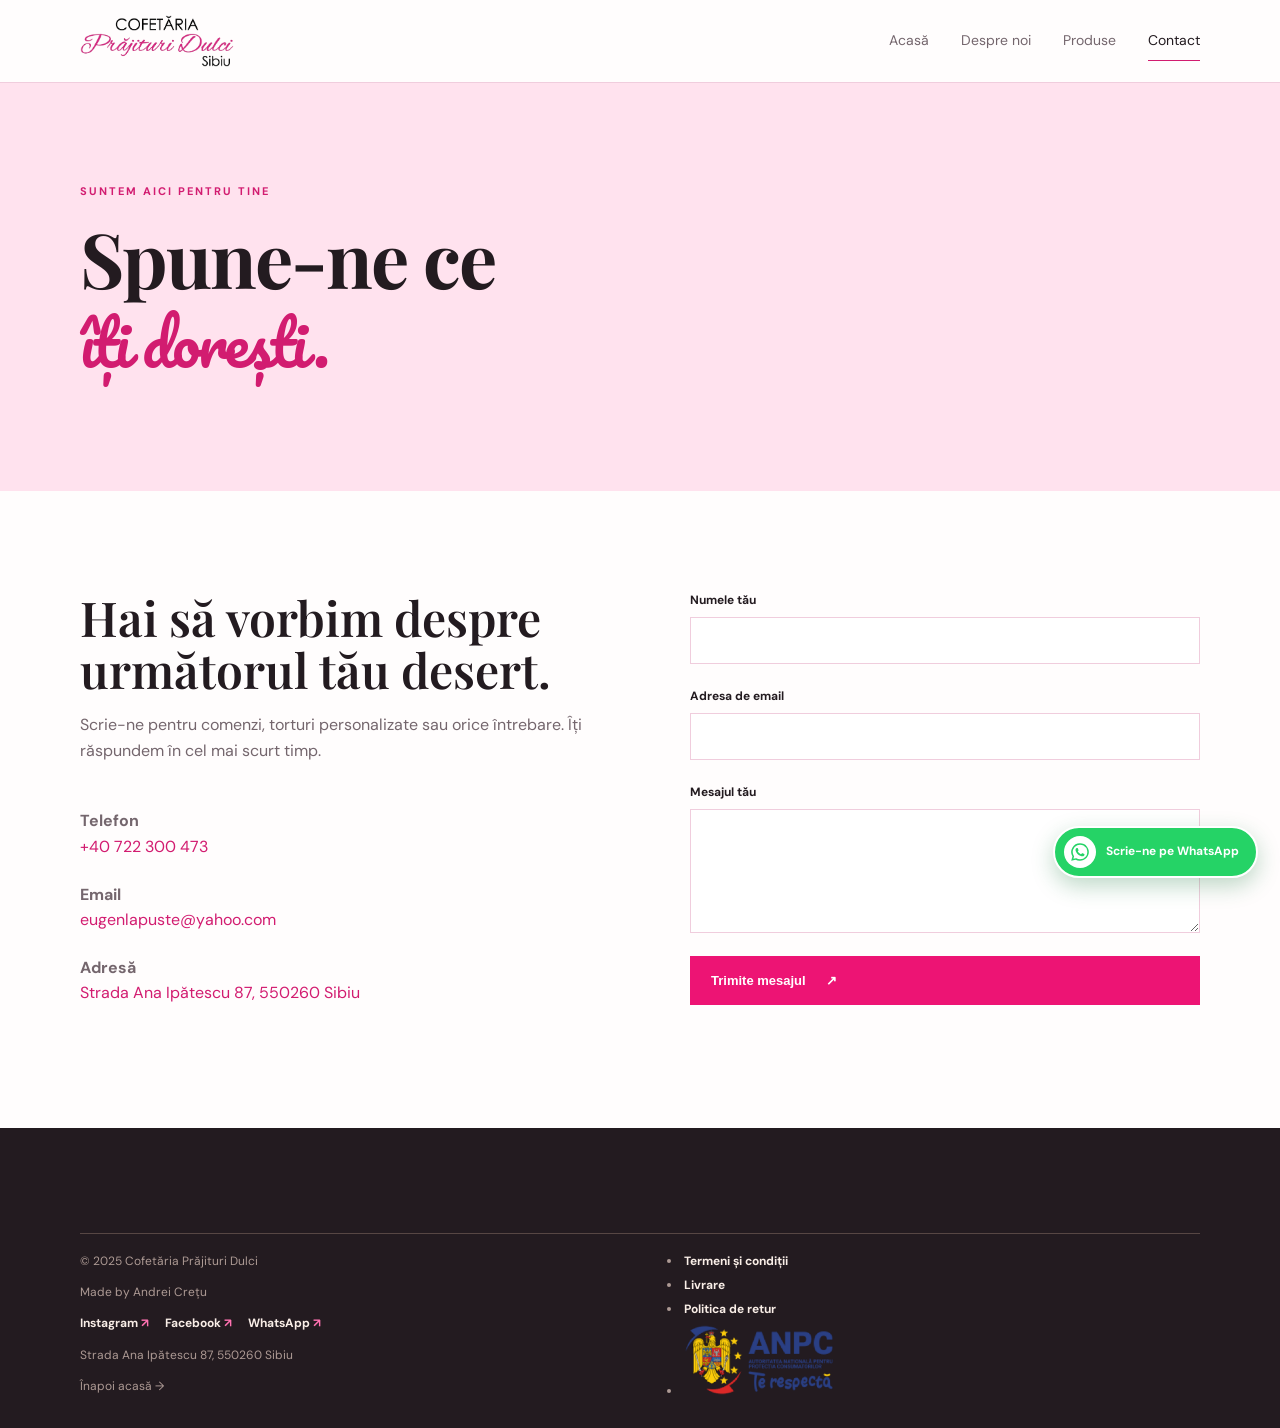
<file: pages/contact.html>
<!doctype html>
<html lang="ro">
  <head>
    <meta charset="utf-8" />
    <meta name="viewport" content="width=device-width, initial-scale=1" />
    <meta
      name="description"
      content="Contactează Cofetăria Prăjituri Dulci pentru comenzi și torturi personalizate."
    />
    <link rel="icon" type="image/jpeg" href="../assets/images/logo/googleSearchLogo.jpeg" />
    <link rel="apple-touch-icon" href="../assets/images/logo/googleSearchLogo.jpeg" />
    <title>Contact | Cofetăria Prăjituri Dulci</title>
    <link rel="preconnect" href="https://fonts.googleapis.com" />
    <link rel="preconnect" href="https://fonts.gstatic.com" crossorigin />
    <link
      href="https://fonts.googleapis.com/css2?family=DM+Sans:wght@400;500;700&family=Pacifico&family=Playfair+Display:wght@600;700&display=swap"
      rel="stylesheet"
    />
    <link rel="stylesheet" href="../css/style.css" />
  </head>
  <body>
    <header class="site-header">
      <div class="container header-inner">
        <a
          class="logo"
          href="../index.html"
          aria-label="Cofetăria Prăjituri Dulci - pagina principală"
        >
          <img
            class="logo-image"
            src="../assets/images/logo/logo-text.png"
            alt="Cofetăria Prăjituri Dulci Sibiu"
          />
        </a>
        <button
          class="menu-toggle"
          aria-label="Deschide meniul"
          aria-expanded="false"
        >
          ☰
        </button>
        <nav class="main-nav" aria-label="Navigație principală">
          <a href="../index.html">Acasă</a
          ><a href="despre-noi.html">Despre noi</a
          ><a href="produse.html">Produse</a
          ><a class="active" href="contact.html">Contact</a>
        </nav>
      </div>
    </header>
    <main>
      <section class="page-hero">
        <div class="container">
          <p class="eyebrow">Suntem aici pentru tine</p>
          <h1>Spune-ne ce<br /><em>îți dorești.</em></h1>
        </div>
      </section>
      <section class="section">
        <div class="container contact-grid">
          <div>
            <h2>Hai să vorbim despre următorul tău desert.</h2>
            <p>
              Scrie-ne pentru comenzi, torturi personalizate sau orice
              întrebare. Îți răspundem în cel mai scurt timp.
            </p>
            <div class="contact-details">
              <p>
                <strong>Telefon</strong><br /><a href="tel:+40722300473"
                  >+40 722 300 473</a
                >
              </p>
              <p>
                <strong>Email</strong><br /><a
                  href="mailto:eugenlapuste@yahoo.com"
                  >eugenlapuste@yahoo.com</a
                >
              </p>
              <p>
                <strong>Adresă</strong><br /><a href="https://www.google.com/maps/place//data=!4m2!3m1!1s0x474c67c4cc5dfbb1:0x7cac63be678029b4?sa=X&ved=1t:8290&ictx=111" target="_blank" rel="noopener noreferrer">Strada Ana Ipătescu 87, 550260 Sibiu</a>
              </p>
            </div>
          </div>
          <form class="contact-form">
            <label for="name"
              >Numele tău<input id="name" name="name" required /></label
            ><label for="email"
              >Adresa de email<input
                id="email"
                name="email"
                type="email"
                required /></label
            ><label for="message"
              >Mesajul tău<textarea
                id="message"
                name="message"
                rows="5"
                required
              ></textarea></label
            ><button class="button button-primary" type="submit">
              Trimite mesajul <span>↗</span>
            </button>
            <p class="form-status" role="status"></p>
          </form>
        </div>
      </section>
    </main>
    <footer class="site-footer">
      <div class="container footer-bottom">
        <span>© 2025 Cofetăria Prăjituri Dulci</span>
        <ul class="footer-legal-links">
          <li><a class="footer-legal-link" href="termeni-si-conditii.html">Termeni și condiții</a></li>
          <li><a class="footer-legal-link" href="livrare.html">Livrare</a></li>
          <li><a class="footer-legal-link" href="politica-retur.html">Politica de retur</a></li>
          <li><a class="footer-legal-link" href="https://www.anpc.ro/" target="_blank" rel="noopener noreferrer"><img class="anpc-image" src="../assets/icons/ANPCImage.png" alt="ANPC" /></a></li>
        </ul>
        <span>Made by Andrei Crețu</span>
        <nav class="social-links" aria-label="Rețele sociale">
          <a href="https://www.instagram.com/prajituridulcisibiu/" target="_blank" rel="noopener noreferrer" aria-label="Instagram">Instagram <span>↗</span></a>
          <a href="https://www.facebook.com/prajituri.dulci.92/" target="_blank" rel="noopener noreferrer" aria-label="Facebook">Facebook <span>↗</span></a>
          <a href="https://wa.me/40722300473" target="_blank" rel="noopener noreferrer" aria-label="WhatsApp">WhatsApp <span>↗</span></a>
        </nav>
        <a class="footer-address" href="https://www.google.com/maps/place//data=!4m2!3m1!1s0x474c67c4cc5dfbb1:0x7cac63be678029b4?sa=X&ved=1t:8290&ictx=111" target="_blank" rel="noopener noreferrer">Strada Ana Ipătescu 87, 550260 Sibiu</a>
        <a href="../index.html">Înapoi acasă →</a>
      </div>
    </footer>
    <a
      class="whatsapp-float"
      href="https://wa.me/40722300473?text=Bun%C4%83!%20A%C8%99%20dori%20mai%20multe%20detalii%20despre%20produsele%20voastre."
      target="_blank"
      rel="noopener noreferrer"
      aria-label="Scrie-ne pe WhatsApp"
    >
      <span class="whatsapp-icon" aria-hidden="true">
        <svg viewBox="0 0 24 24" focusable="false">
          <path d="M12 3.2a8.8 8.8 0 0 0-7.56 13.3L3.2 20.8l4.43-1.17A8.8 8.8 0 1 0 12 3.2Zm0 16.1a7.28 7.28 0 0 1-3.7-1l-.27-.16-2.63.7.7-2.56-.18-.28A7.28 7.28 0 1 1 12 19.3Zm3.98-5.45c-.22-.11-1.3-.64-1.5-.71-.2-.08-.35-.11-.5.11-.15.22-.57.71-.7.86-.13.15-.26.17-.48.06a5.9 5.9 0 0 1-1.75-1.08 6.55 6.55 0 0 1-1.2-1.5c-.13-.22 0-.34.1-.45l.34-.4c.11-.13.15-.22.22-.37.08-.15.04-.28-.02-.39-.06-.11-.5-1.2-.68-1.65-.18-.43-.36-.37-.5-.38h-.42c-.15 0-.39.06-.6.28-.2.22-.78.76-.78 1.85s.8 2.15.91 2.3c.11.15 1.57 2.4 3.8 3.36.53.23.94.36 1.26.46.53.17 1.01.15 1.4.09.43-.06 1.3-.53 1.48-1.04.18-.51.18-.95.13-1.04-.06-.09-.2-.15-.42-.26Z" />
        </svg>
      </span>
      <span class="whatsapp-label">Scrie-ne pe WhatsApp</span>
    </a>
    <script src="../js/main.js"></script>
  </body>
</html>
</file>
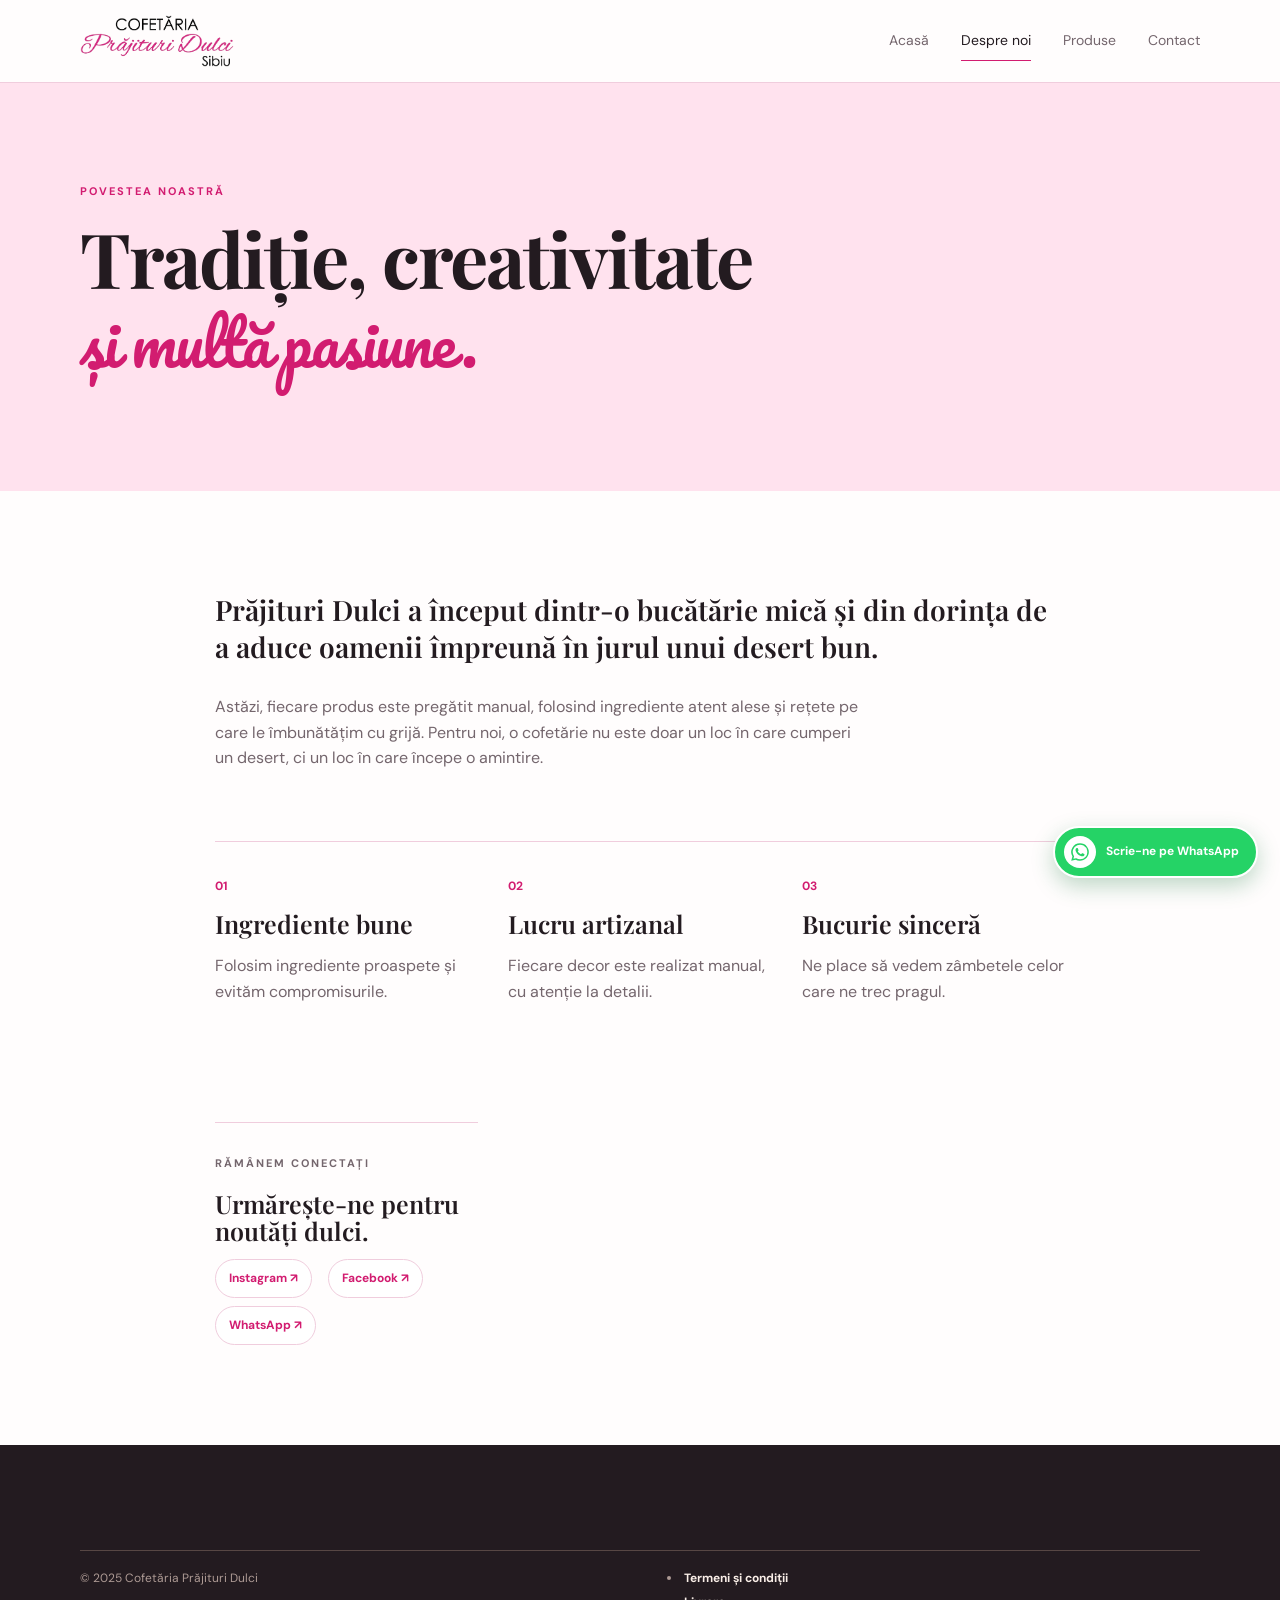
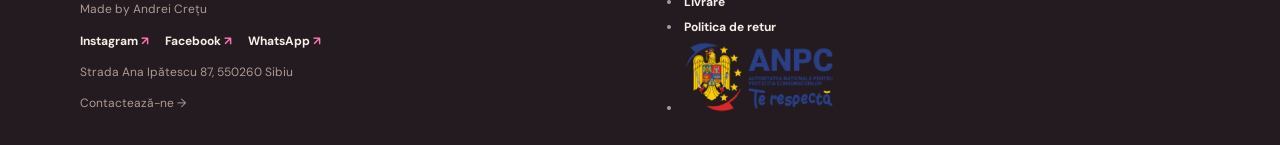
<file: pages/despre-noi.html>
<!doctype html>
<html lang="ro">
  <head>
    <meta charset="utf-8" />
    <meta name="viewport" content="width=device-width, initial-scale=1" />
    <meta
      name="description"
      content="Descoperă povestea Cofetăriei Prăjituri Dulci."
    />
    <link rel="icon" type="image/jpeg" href="../assets/images/logo/googleSearchLogo.jpeg" />
    <link rel="apple-touch-icon" href="../assets/images/logo/googleSearchLogo.jpeg" />
    <title>Despre noi | Cofetăria Prăjituri Dulci</title>
    <link rel="preconnect" href="https://fonts.googleapis.com" />
    <link rel="preconnect" href="https://fonts.gstatic.com" crossorigin />
    <link
      href="https://fonts.googleapis.com/css2?family=DM+Sans:wght@400;500;700&family=Pacifico&family=Playfair+Display:wght@600;700&display=swap"
      rel="stylesheet"
    />
    <link rel="stylesheet" href="../css/style.css" />
  </head>
  <body>
    <header class="site-header">
      <div class="container header-inner">
        <a
          class="logo"
          href="../index.html"
          aria-label="Cofetăria Prăjituri Dulci - pagina principală"
        >
          <img
            class="logo-image"
            src="../assets/images/logo/logo-text.png"
            alt="Cofetăria Prăjituri Dulci Sibiu"
          />
        </a>
        <button
          class="menu-toggle"
          aria-label="Deschide meniul"
          aria-expanded="false"
        >
          ☰
        </button>
        <nav class="main-nav" aria-label="Navigație principală">
          <a href="../index.html">Acasă</a
          ><a class="active" href="despre-noi.html">Despre noi</a
          ><a href="produse.html">Produse</a><a href="contact.html">Contact</a>
        </nav>
      </div>
    </header>
    <main>
      <section class="page-hero">
        <div class="container">
          <p class="eyebrow">Povestea noastră</p>
          <h1>Tradiție, creativitate<br /><em>și multă pasiune.</em></h1>
        </div>
      </section>
      <section class="section">
        <div class="container content-narrow">
          <p class="lead">
            Prăjituri Dulci a început dintr-o bucătărie mică și din dorința de a
            aduce oamenii împreună în jurul unui desert bun.
          </p>
          <p>
            Astăzi, fiecare produs este pregătit manual, folosind ingrediente
            atent alese și rețete pe care le îmbunătățim cu grijă. Pentru noi, o
            cofetărie nu este doar un loc în care cumperi un desert, ci un loc
            în care începe o amintire.
          </p>
          <div class="values-grid">
            <div>
              <strong>01</strong>
              <h2>Ingrediente bune</h2>
              <p>Folosim ingrediente proaspete și evităm compromisurile.</p>
            </div>
            <div>
              <strong>02</strong>
              <h2>Lucru artizanal</h2>
              <p>Fiecare decor este realizat manual, cu atenție la detalii.</p>
            </div>
            <div>
              <strong>03</strong>
              <h2>Bucurie sinceră</h2>
              <p>Ne place să vedem zâmbetele celor care ne trec pragul.</p>
            </div>
            <div class="about-social">
              <p class="eyebrow">Rămânem conectați</p>
              <h2>Urmărește-ne pentru noutăți dulci.</h2>
              <nav class="social-links social-links-dark" aria-label="Rețele sociale">
                <a href="https://www.instagram.com/prajituridulcisibiu/" target="_blank" rel="noopener noreferrer">Instagram <span>↗</span></a>
                <a href="https://www.facebook.com/prajituri.dulci.92/" target="_blank" rel="noopener noreferrer">Facebook <span>↗</span></a>
                <a href="https://wa.me/40722300473" target="_blank" rel="noopener noreferrer">WhatsApp <span>↗</span></a>
              </nav>
            </div>
          </div>
        </div>
      </section>
    </main>
    <footer class="site-footer">
      <div class="container footer-bottom">
        <span>© 2025 Cofetăria Prăjituri Dulci</span>
        <ul class="footer-legal-links">
          <li><a class="footer-legal-link" href="termeni-si-conditii.html">Termeni și condiții</a></li>
          <li><a class="footer-legal-link" href="livrare.html">Livrare</a></li>
          <li><a class="footer-legal-link" href="politica-retur.html">Politica de retur</a></li>
          <li><a class="footer-legal-link" href="https://www.anpc.ro/" target="_blank" rel="noopener noreferrer"><img class="anpc-image" src="../assets/icons/ANPCImage.png" alt="ANPC" /></a></li>
        </ul>
        <span>Made by Andrei Crețu</span>
        <nav class="social-links" aria-label="Rețele sociale">
          <a href="https://www.instagram.com/prajituridulcisibiu/" target="_blank" rel="noopener noreferrer" aria-label="Instagram">Instagram <span>↗</span></a>
          <a href="https://www.facebook.com/prajituri.dulci.92/" target="_blank" rel="noopener noreferrer" aria-label="Facebook">Facebook <span>↗</span></a>
          <a href="https://wa.me/40722300473" target="_blank" rel="noopener noreferrer" aria-label="WhatsApp">WhatsApp <span>↗</span></a>
        </nav>
        <a class="footer-address" href="https://www.google.com/maps/place//data=!4m2!3m1!1s0x474c67c4cc5dfbb1:0x7cac63be678029b4?sa=X&ved=1t:8290&ictx=111" target="_blank" rel="noopener noreferrer">Strada Ana Ipătescu 87, 550260 Sibiu</a>
        <a href="contact.html">Contactează-ne →</a>
      </div>
    </footer>
    <a
      class="whatsapp-float"
      href="https://wa.me/40722300473?text=Bun%C4%83!%20A%C8%99%20dori%20mai%20multe%20detalii%20despre%20produsele%20voastre."
      target="_blank"
      rel="noopener noreferrer"
      aria-label="Scrie-ne pe WhatsApp"
    >
      <span class="whatsapp-icon" aria-hidden="true">
        <svg viewBox="0 0 24 24" focusable="false">
          <path d="M12 3.2a8.8 8.8 0 0 0-7.56 13.3L3.2 20.8l4.43-1.17A8.8 8.8 0 1 0 12 3.2Zm0 16.1a7.28 7.28 0 0 1-3.7-1l-.27-.16-2.63.7.7-2.56-.18-.28A7.28 7.28 0 1 1 12 19.3Zm3.98-5.45c-.22-.11-1.3-.64-1.5-.71-.2-.08-.35-.11-.5.11-.15.22-.57.71-.7.86-.13.15-.26.17-.48.06a5.9 5.9 0 0 1-1.75-1.08 6.55 6.55 0 0 1-1.2-1.5c-.13-.22 0-.34.1-.45l.34-.4c.11-.13.15-.22.22-.37.08-.15.04-.28-.02-.39-.06-.11-.5-1.2-.68-1.65-.18-.43-.36-.37-.5-.38h-.42c-.15 0-.39.06-.6.28-.2.22-.78.76-.78 1.85s.8 2.15.91 2.3c.11.15 1.57 2.4 3.8 3.36.53.23.94.36 1.26.46.53.17 1.01.15 1.4.09.43-.06 1.3-.53 1.48-1.04.18-.51.18-.95.13-1.04-.06-.09-.2-.15-.42-.26Z" />
        </svg>
      </span>
      <span class="whatsapp-label">Scrie-ne pe WhatsApp</span>
    </a>
    <script src="../js/main.js"></script>
  </body>
</html>
</file>
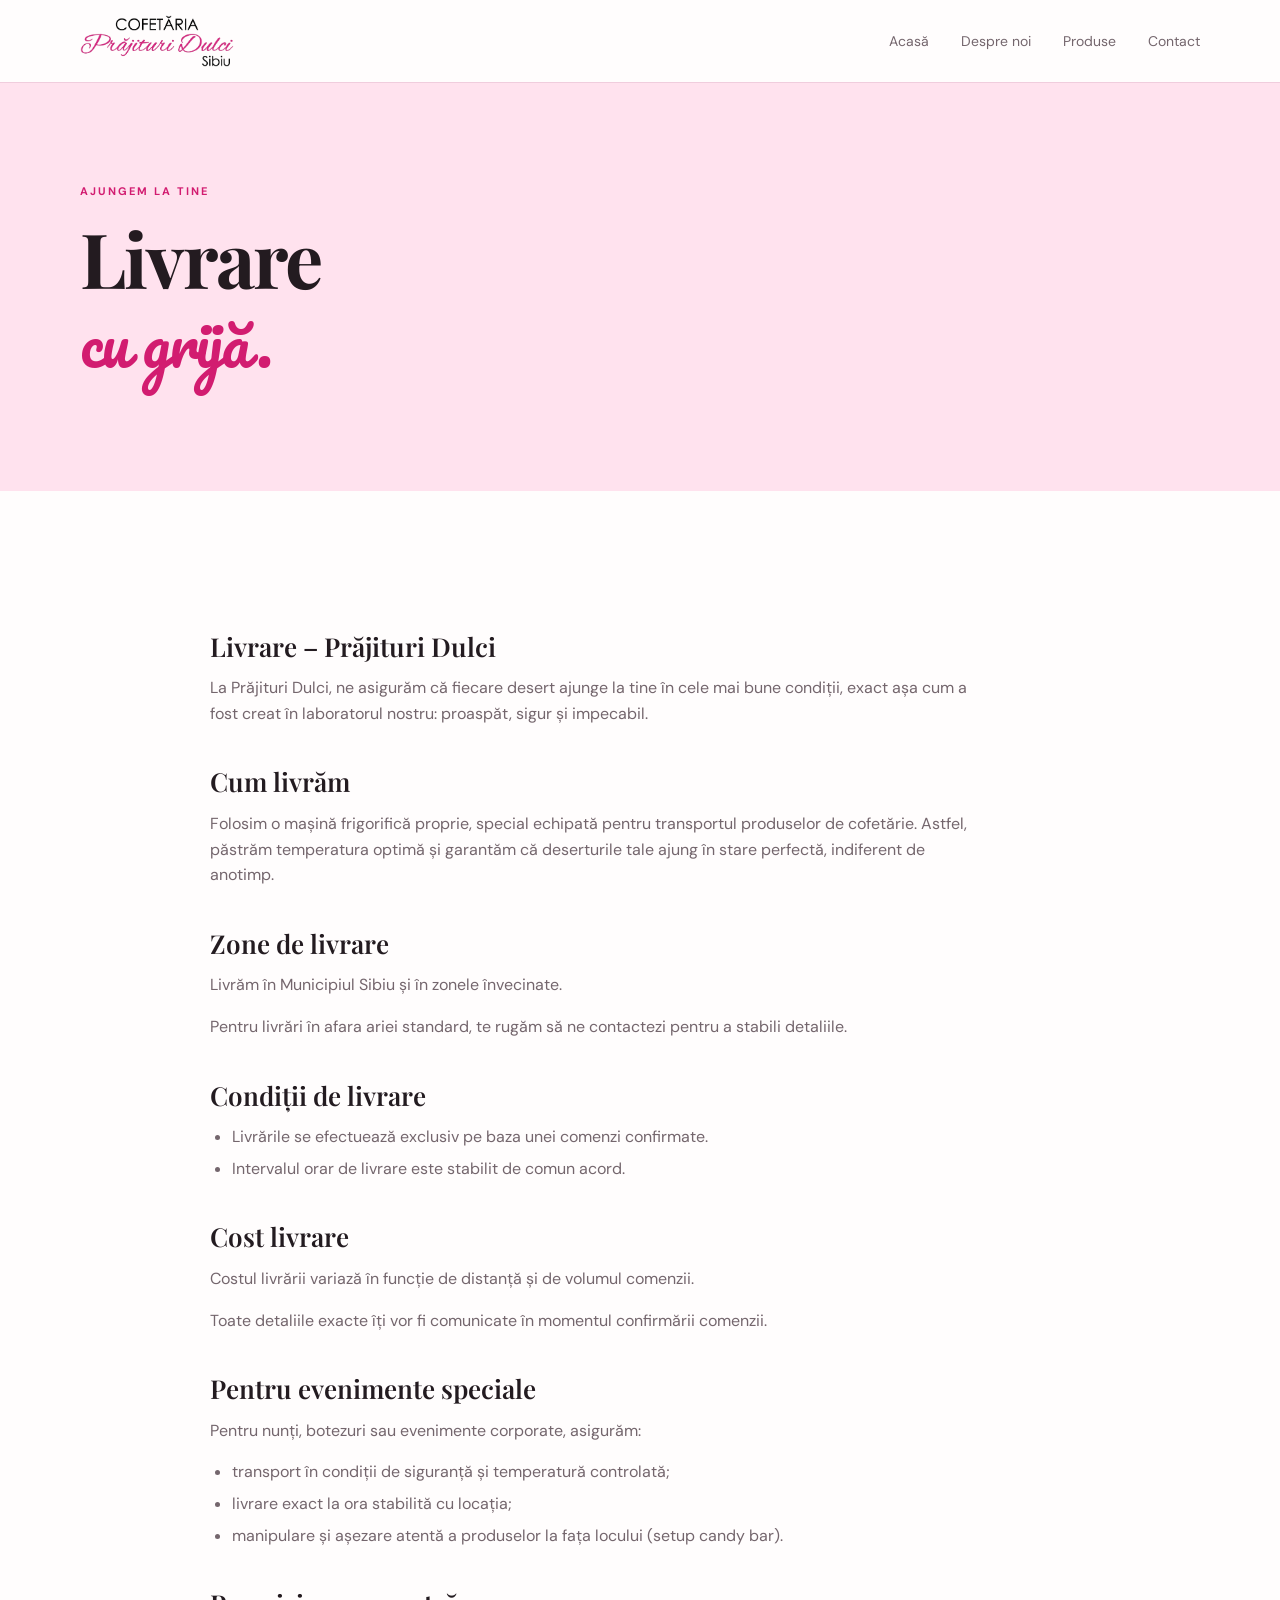
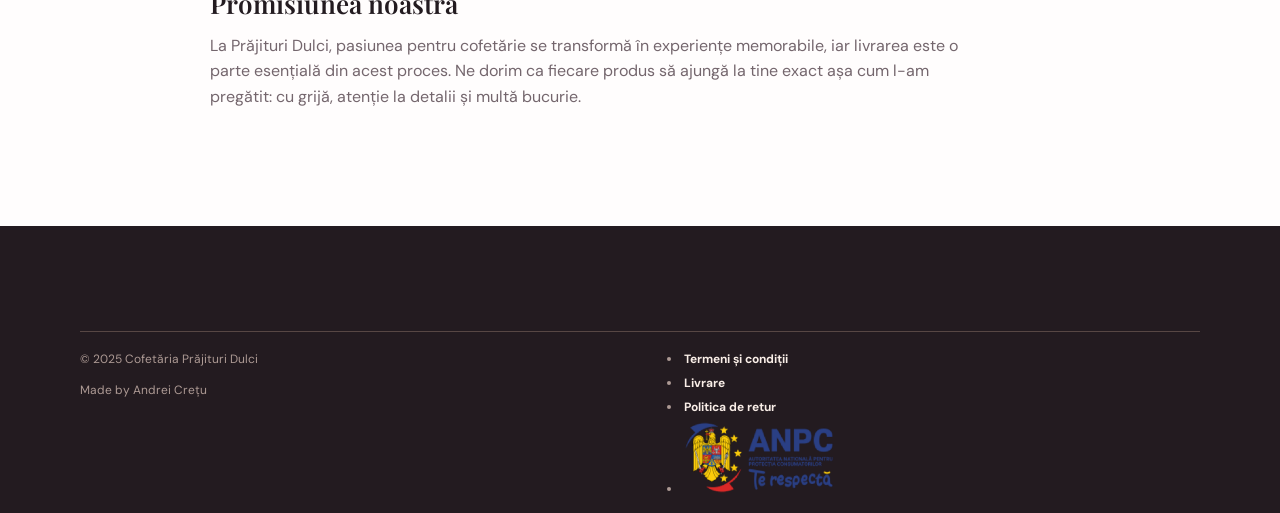
<file: pages/livrare.html>
<!doctype html>
<html lang="ro">
  <head>
    <meta charset="utf-8" />
    <meta name="viewport" content="width=device-width, initial-scale=1" />
    <meta
      name="description"
      content="Informații despre livrarea produselor Cofetăriei Prăjituri Dulci."
    />
    <link rel="icon" type="image/jpeg" href="../assets/images/logo/googleSearchLogo.jpeg" />
    <link rel="apple-touch-icon" href="../assets/images/logo/googleSearchLogo.jpeg" />
    <title>Livrare | Cofetăria Prăjituri Dulci</title>
    <link rel="preconnect" href="https://fonts.googleapis.com" />
    <link rel="preconnect" href="https://fonts.gstatic.com" crossorigin />
    <link
      href="https://fonts.googleapis.com/css2?family=DM+Sans:wght@400;500;700&family=Pacifico&family=Playfair+Display:wght@600;700&display=swap"
      rel="stylesheet"
    />
    <link rel="stylesheet" href="../css/style.css" />
  </head>
  <body>
    <header class="site-header">
      <div class="container header-inner">
        <a class="logo" href="../index.html" aria-label="Cofetăria Prăjituri Dulci - pagina principală">
          <img class="logo-image" src="../assets/images/logo/logo-text.png" alt="Cofetăria Prăjituri Dulci Sibiu" />
        </a>
        <button class="menu-toggle" aria-label="Deschide meniul" aria-expanded="false">☰</button>
        <nav class="main-nav" aria-label="Navigație principală">
          <a href="../index.html">Acasă</a
          ><a href="despre-noi.html">Despre noi</a
          ><a href="produse.html">Produse</a
          ><a href="contact.html">Contact</a>
        </nav>
      </div>
    </header>
    <main>
      <section class="page-hero">
        <div class="container">
          <p class="eyebrow">Ajungem la tine</p>
          <h1>Livrare<br /><em>cu grijă.</em></h1>
        </div>
      </section>
      <section class="section delivery-section">
        <div class="container legal-content">
          <h2>Livrare – Prăjituri Dulci</h2>
          <p>
            La Prăjituri Dulci, ne asigurăm că fiecare desert ajunge la tine în cele mai bune condiții, exact așa cum a fost creat în laboratorul nostru: proaspăt, sigur și impecabil.
          </p>

          <h2>Cum livrăm</h2>
          <p>
            Folosim o mașină frigorifică proprie, special echipată pentru transportul produselor de cofetărie. Astfel, păstrăm temperatura optimă și garantăm că deserturile tale ajung în stare perfectă, indiferent de anotimp.
          </p>

          <h2>Zone de livrare</h2>
          <p>Livrăm în Municipiul Sibiu și în zonele învecinate.</p>
          <p>
            Pentru livrări în afara ariei standard, te rugăm să ne contactezi pentru a stabili detaliile.
          </p>

          <h2>Condiții de livrare</h2>
          <ul>
            <li>Livrările se efectuează exclusiv pe baza unei comenzi confirmate.</li>
            <li>Intervalul orar de livrare este stabilit de comun acord.</li>
          </ul>

          <h2>Cost livrare</h2>
          <p>
            Costul livrării variază în funcție de distanță și de volumul comenzii.
          </p>
          <p>
            Toate detaliile exacte îți vor fi comunicate în momentul confirmării comenzii.
          </p>

          <h2>Pentru evenimente speciale</h2>
          <p>Pentru nunți, botezuri sau evenimente corporate, asigurăm:</p>
          <ul>
            <li>transport în condiții de siguranță și temperatură controlată;</li>
            <li>livrare exact la ora stabilită cu locația;</li>
            <li>manipulare și așezare atentă a produselor la fața locului (setup candy bar).</li>
          </ul>

          <h2>Promisiunea noastră</h2>
          <p>
            La Prăjituri Dulci, pasiunea pentru cofetărie se transformă în experiențe memorabile, iar livrarea este o parte esențială din acest proces. Ne dorim ca fiecare produs să ajungă la tine exact așa cum l-am pregătit: cu grijă, atenție la detalii și multă bucurie.
          </p>
        </div>
      </section>
    </main>
    <footer class="site-footer">
      <div class="container footer-bottom">
        <span>© 2025 Cofetăria Prăjituri Dulci</span>
        <ul class="footer-legal-links">
          <li><a class="footer-legal-link" href="termeni-si-conditii.html">Termeni și condiții</a></li>
          <li><a class="footer-legal-link" href="livrare.html">Livrare</a></li>
          <li><a class="footer-legal-link" href="politica-retur.html">Politica de retur</a></li>
          <li><a class="footer-legal-link" href="https://www.anpc.ro/" target="_blank" rel="noopener noreferrer"><img class="anpc-image" src="../assets/icons/ANPCImage.png" alt="ANPC" /></a></li>
        </ul>
        <span>Made by Andrei Crețu</span>
      </div>
    </footer>
    <script src="../js/main.js"></script>
  </body>
</html>
</file>
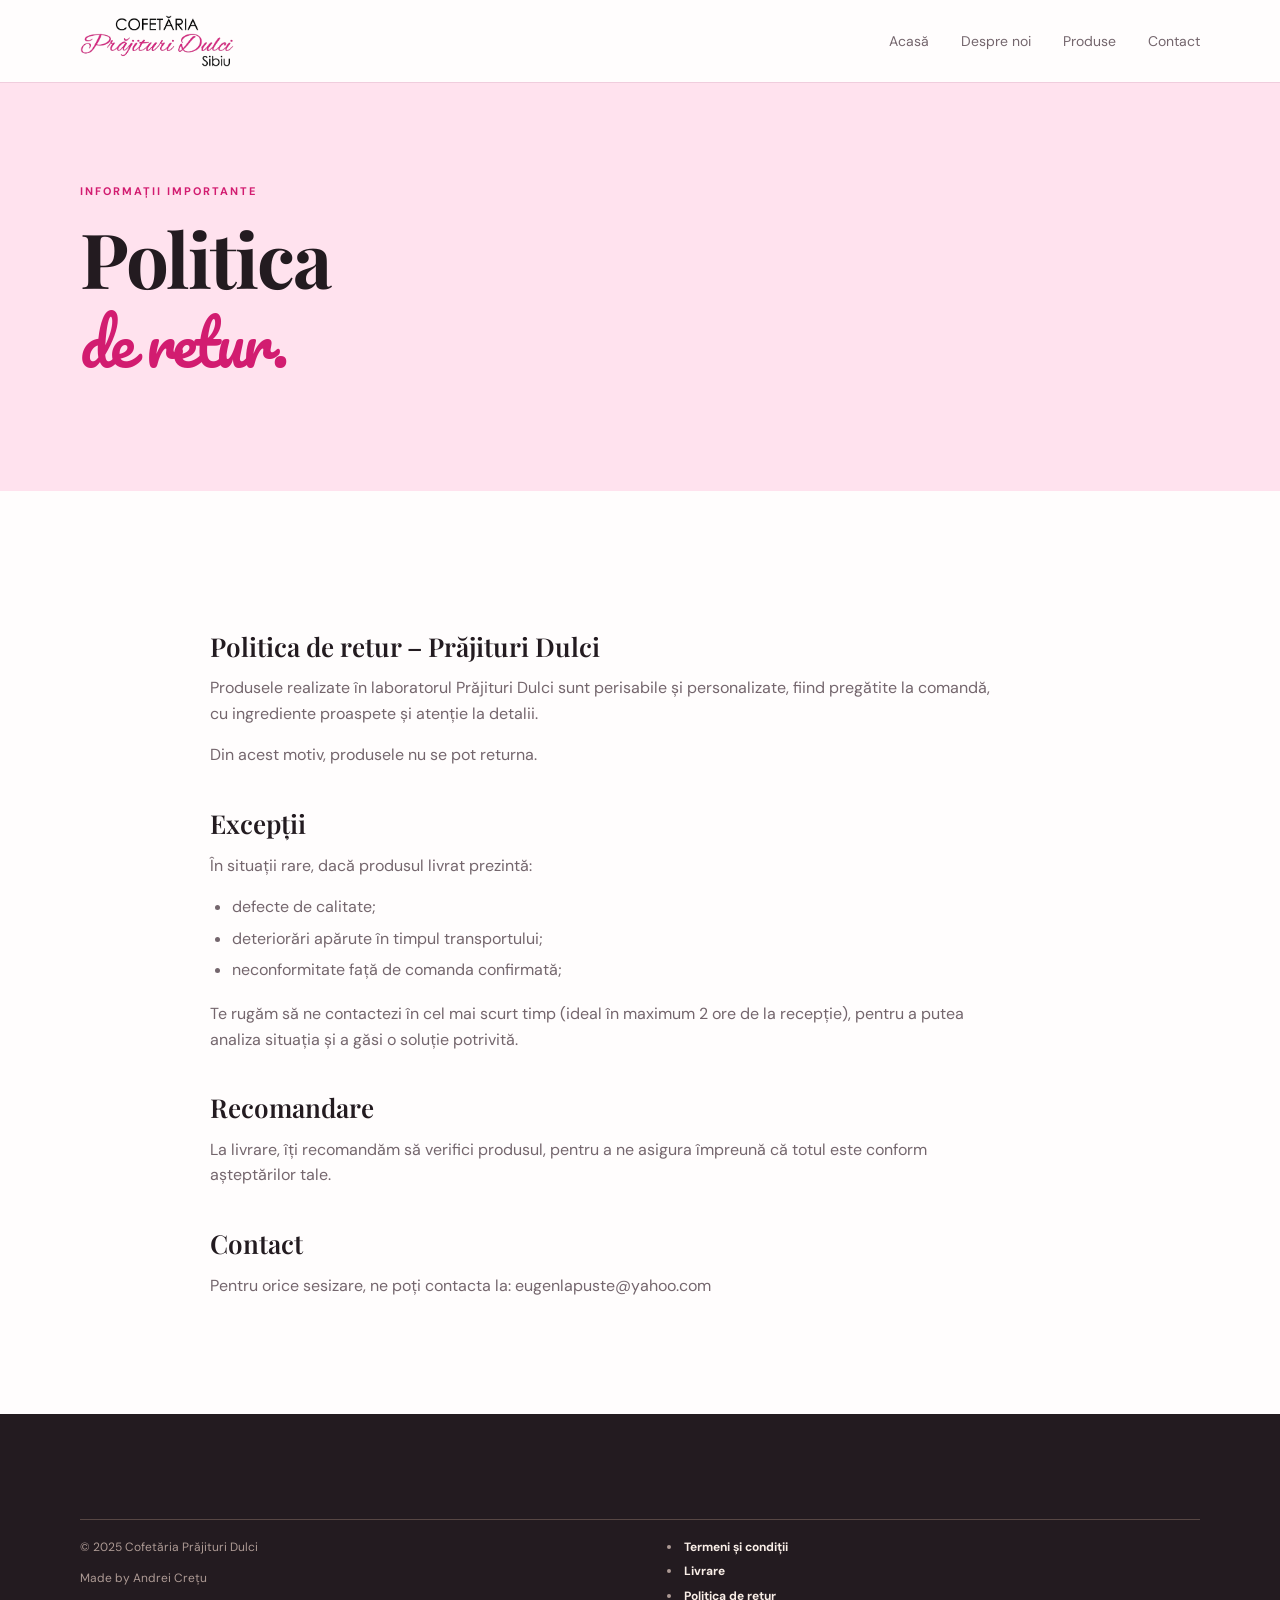
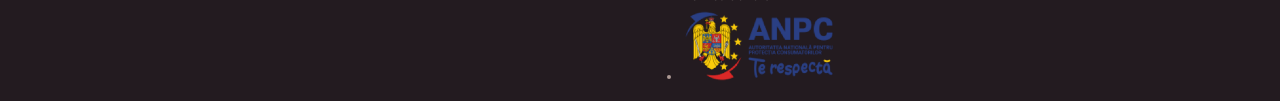
<file: pages/politica-retur.html>
<!doctype html>
<html lang="ro">
  <head>
    <meta charset="utf-8" />
    <meta name="viewport" content="width=device-width, initial-scale=1" />
    <meta
      name="description"
      content="Politica de retur a produselor Cofetăriei Prăjituri Dulci."
    />
    <link rel="icon" type="image/jpeg" href="../assets/images/logo/googleSearchLogo.jpeg" />
    <link rel="apple-touch-icon" href="../assets/images/logo/googleSearchLogo.jpeg" />
    <title>Politica de retur | Cofetăria Prăjituri Dulci</title>
    <link rel="preconnect" href="https://fonts.googleapis.com" />
    <link rel="preconnect" href="https://fonts.gstatic.com" crossorigin />
    <link
      href="https://fonts.googleapis.com/css2?family=DM+Sans:wght@400;500;700&family=Pacifico&family=Playfair+Display:wght@600;700&display=swap"
      rel="stylesheet"
    />
    <link rel="stylesheet" href="../css/style.css" />
  </head>
  <body>
    <header class="site-header">
      <div class="container header-inner">
        <a class="logo" href="../index.html" aria-label="Cofetăria Prăjituri Dulci - pagina principală">
          <img class="logo-image" src="../assets/images/logo/logo-text.png" alt="Cofetăria Prăjituri Dulci Sibiu" />
        </a>
        <button class="menu-toggle" aria-label="Deschide meniul" aria-expanded="false">☰</button>
        <nav class="main-nav" aria-label="Navigație principală">
          <a href="../index.html">Acasă</a
          ><a href="despre-noi.html">Despre noi</a
          ><a href="produse.html">Produse</a
          ><a href="contact.html">Contact</a>
        </nav>
      </div>
    </header>
    <main>
      <section class="page-hero">
        <div class="container">
          <p class="eyebrow">Informații importante</p>
          <h1>Politica<br /><em>de retur.</em></h1>
        </div>
      </section>
      <section class="section return-section">
        <div class="container legal-content">
          <h2>Politica de retur – Prăjituri Dulci</h2>
          <p>
            Produsele realizate în laboratorul Prăjituri Dulci sunt perisabile și personalizate, fiind pregătite la comandă, cu ingrediente proaspete și atenție la detalii.
          </p>
          <p>Din acest motiv, produsele nu se pot returna.</p>

          <h2>Excepții</h2>
          <p>În situații rare, dacă produsul livrat prezintă:</p>
          <ul>
            <li>defecte de calitate;</li>
            <li>deteriorări apărute în timpul transportului;</li>
            <li>neconformitate față de comanda confirmată;</li>
          </ul>
          <p>
            Te rugăm să ne contactezi în cel mai scurt timp (ideal în maximum 2 ore de la recepție), pentru a putea analiza situația și a găsi o soluție potrivită.
          </p>

          <h2>Recomandare</h2>
          <p>
            La livrare, îți recomandăm să verifici produsul, pentru a ne asigura împreună că totul este conform așteptărilor tale.
          </p>

          <h2>Contact</h2>
          <p>
            Pentru orice sesizare, ne poți contacta la:
            <a href="mailto:eugenlapuste@yahoo.com">eugenlapuste@yahoo.com</a>
          </p>
        </div>
      </section>
    </main>
    <footer class="site-footer">
      <div class="container footer-bottom">
        <span>© 2025 Cofetăria Prăjituri Dulci</span>
        <ul class="footer-legal-links">
          <li><a class="footer-legal-link" href="termeni-si-conditii.html">Termeni și condiții</a></li>
          <li><a class="footer-legal-link" href="livrare.html">Livrare</a></li>
          <li><a class="footer-legal-link" href="politica-retur.html">Politica de retur</a></li>
          <li><a class="footer-legal-link" href="https://www.anpc.ro/" target="_blank" rel="noopener noreferrer"><img class="anpc-image" src="../assets/icons/ANPCImage.png" alt="ANPC" /></a></li>
        </ul>
        <span>Made by Andrei Crețu</span>
      </div>
    </footer>
    <script src="../js/main.js"></script>
  </body>
</html>
</file>
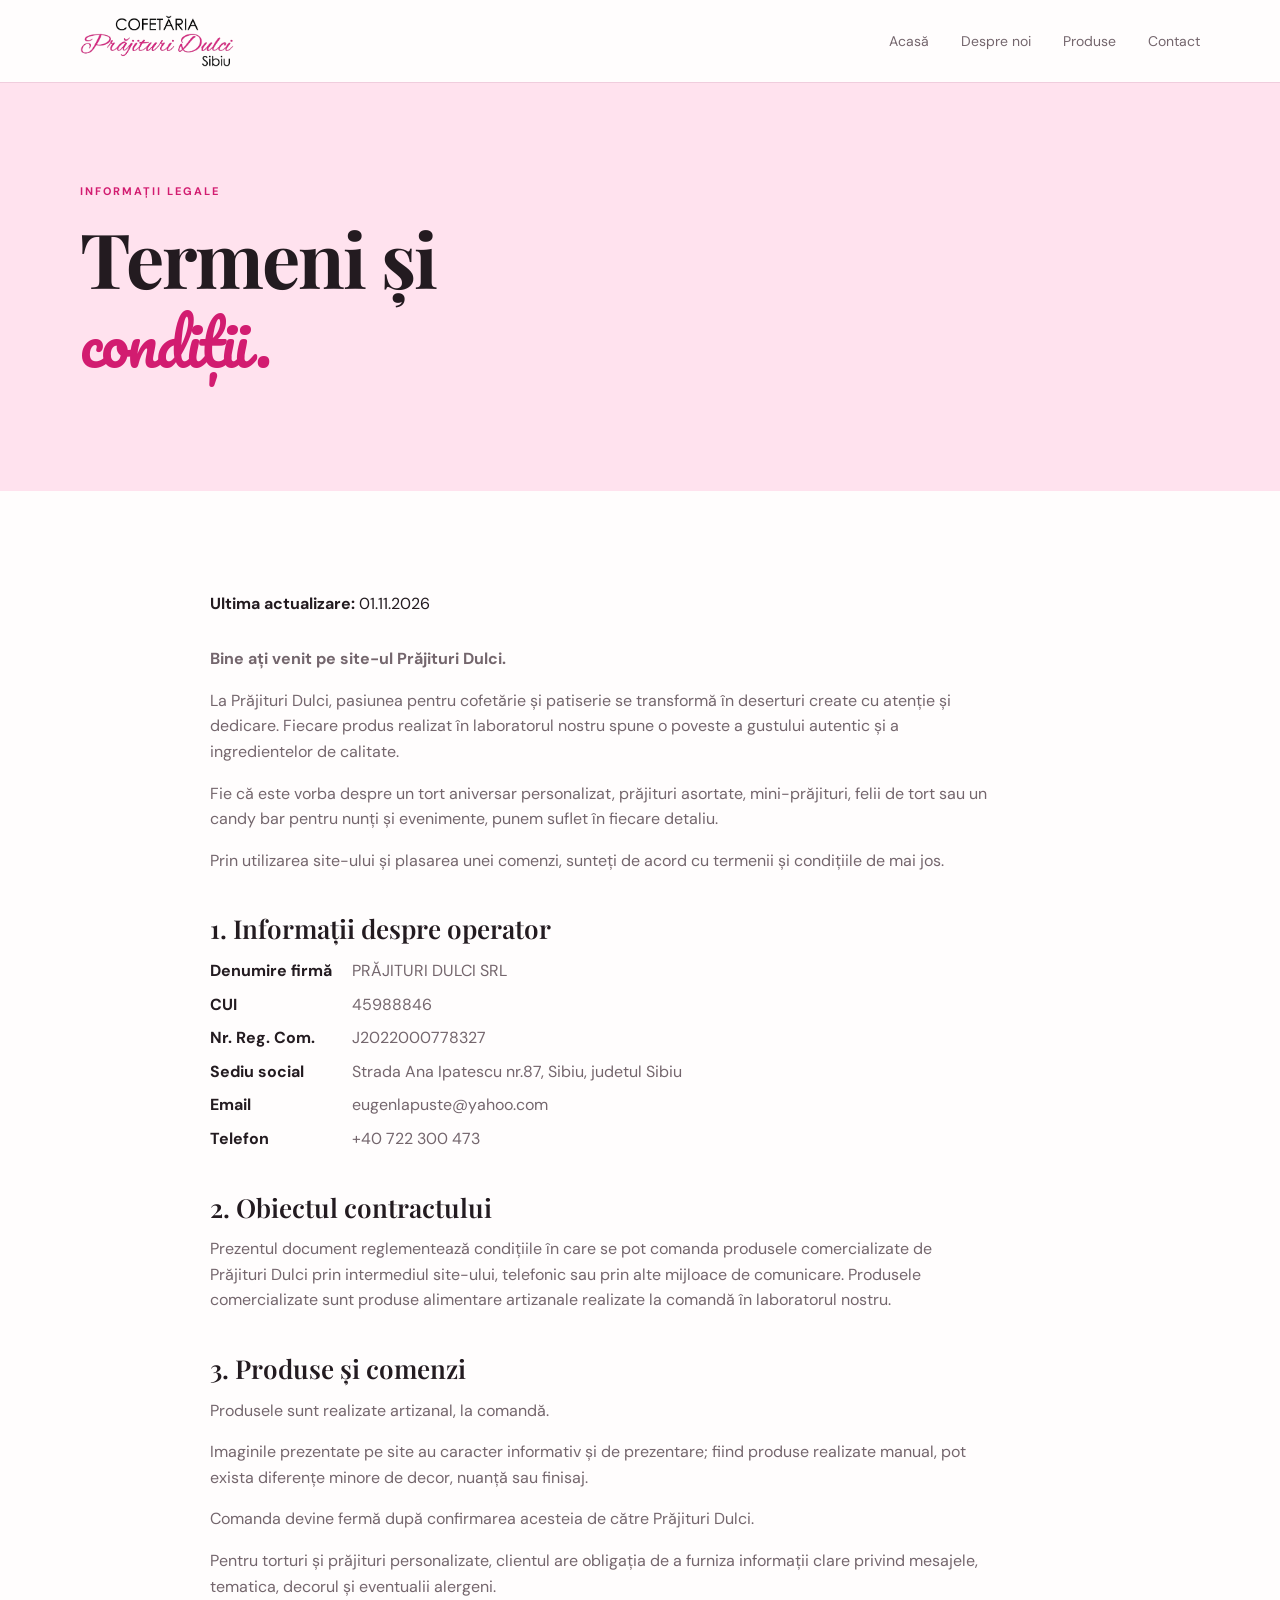
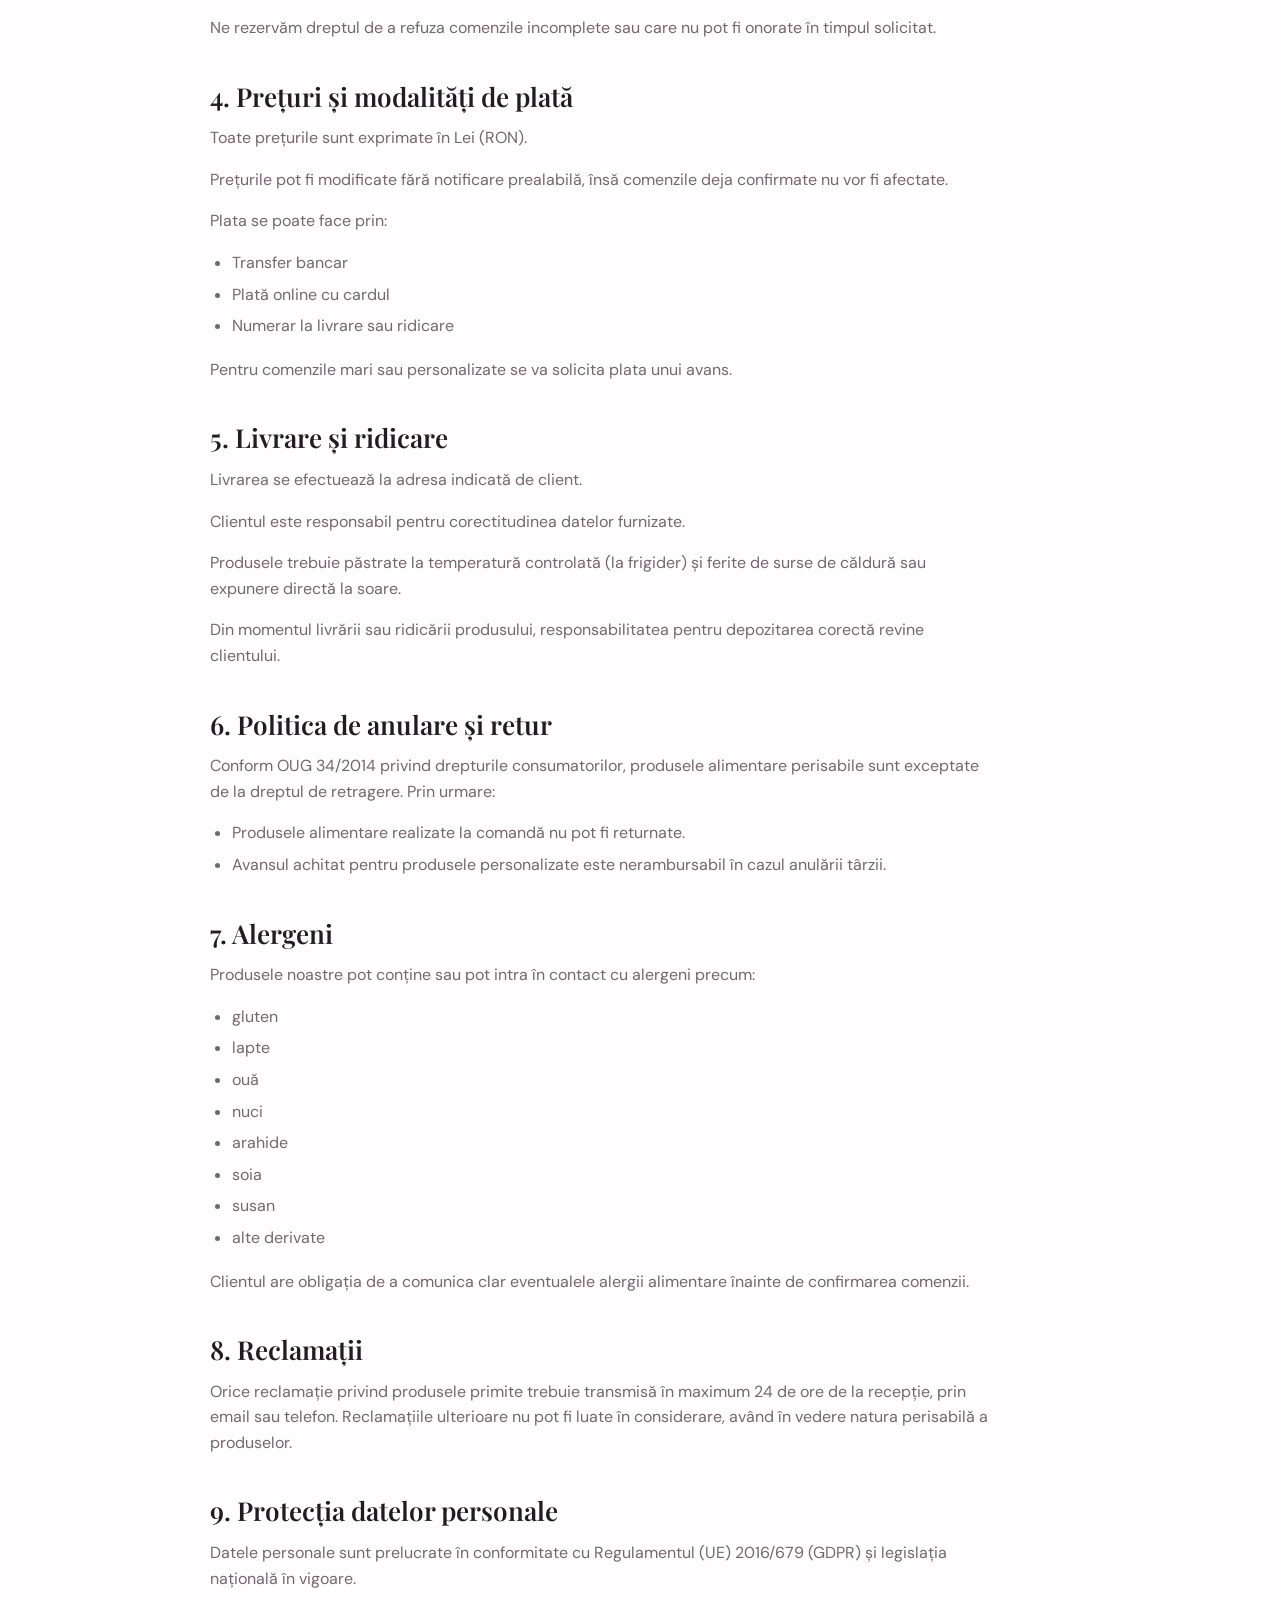
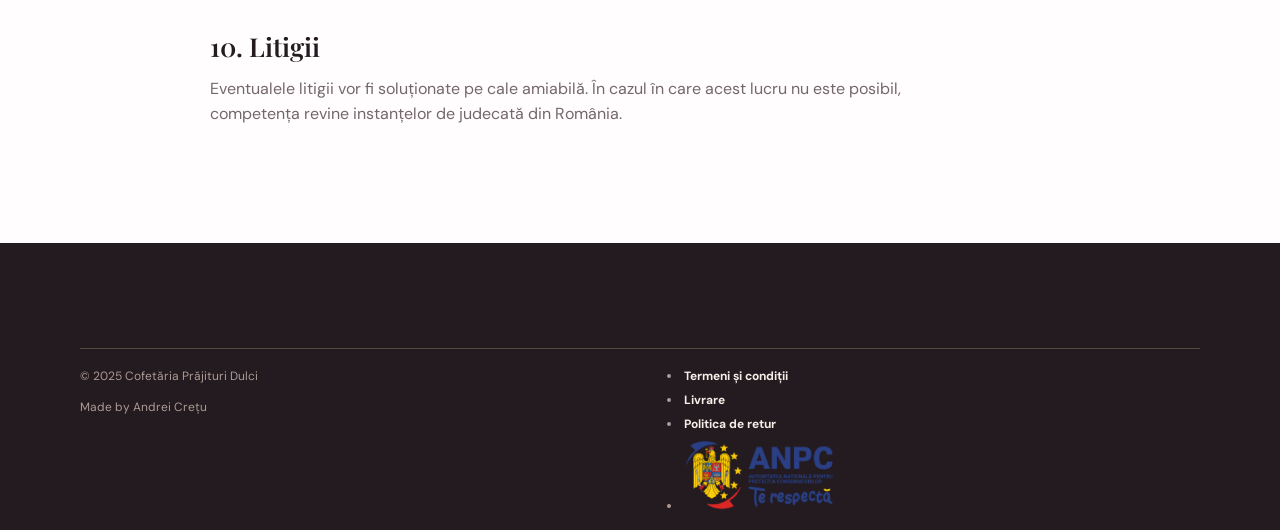
<file: pages/termeni-si-conditii.html>
<!doctype html>
<html lang="ro">
  <head>
    <meta charset="utf-8" />
    <meta name="viewport" content="width=device-width, initial-scale=1" />
    <meta
      name="description"
      content="Termenii și condițiile de utilizare a site-ului Prăjituri Dulci."
    />
    <link rel="icon" type="image/jpeg" href="../assets/images/logo/googleSearchLogo.jpeg" />
    <link rel="apple-touch-icon" href="../assets/images/logo/googleSearchLogo.jpeg" />
    <title>Termeni și condiții | Cofetăria Prăjituri Dulci</title>
    <link rel="preconnect" href="https://fonts.googleapis.com" />
    <link rel="preconnect" href="https://fonts.gstatic.com" crossorigin />
    <link
      href="https://fonts.googleapis.com/css2?family=DM+Sans:wght@400;500;700&family=Pacifico&family=Playfair+Display:wght@600;700&display=swap"
      rel="stylesheet"
    />
    <link rel="stylesheet" href="../css/style.css" />
  </head>
  <body>
    <header class="site-header">
      <div class="container header-inner">
        <a class="logo" href="../index.html" aria-label="Cofetăria Prăjituri Dulci - pagina principală">
          <img class="logo-image" src="../assets/images/logo/logo-text.png" alt="Cofetăria Prăjituri Dulci Sibiu" />
        </a>
        <button class="menu-toggle" aria-label="Deschide meniul" aria-expanded="false">☰</button>
        <nav class="main-nav" aria-label="Navigație principală">
          <a href="../index.html">Acasă</a
          ><a href="despre-noi.html">Despre noi</a
          ><a href="produse.html">Produse</a
          ><a href="contact.html">Contact</a>
        </nav>
      </div>
    </header>
    <main>
      <section class="page-hero">
        <div class="container">
          <p class="eyebrow">Informații legale</p>
          <h1>Termeni și<br /><em>condiții.</em></h1>
        </div>
      </section>
      <section class="section legal-section">
        <div class="container legal-content">
          <p class="legal-updated"><strong>Ultima actualizare:</strong> 01.11.2026</p>
          <p><strong>Bine ați venit pe site-ul Prăjituri Dulci.</strong></p>
          <p>
            La Prăjituri Dulci, pasiunea pentru cofetărie și patiserie se transformă în deserturi create cu atenție și dedicare. Fiecare produs realizat în laboratorul nostru spune o poveste a gustului autentic și a ingredientelor de calitate.
          </p>
          <p>
            Fie că este vorba despre un tort aniversar personalizat, prăjituri asortate, mini-prăjituri, felii de tort sau un candy bar pentru nunți și evenimente, punem suflet în fiecare detaliu.
          </p>
          <p>
            Prin utilizarea site-ului și plasarea unei comenzi, sunteți de acord cu termenii și condițiile de mai jos.
          </p>

          <h2>1. Informații despre operator</h2>
          <dl class="legal-details">
            <dt>Denumire firmă</dt><dd>PRĂJITURI DULCI SRL</dd>
            <dt>CUI</dt><dd>45988846</dd>
            <dt>Nr. Reg. Com.</dt><dd>J2022000778327</dd>
            <dt>Sediu social</dt><dd>Strada Ana Ipatescu nr.87, Sibiu, judetul Sibiu</dd>
            <dt>Email</dt><dd><a href="mailto:eugenlapuste@yahoo.com">eugenlapuste@yahoo.com</a></dd>
            <dt>Telefon</dt><dd><a href="tel:+40722300473">+40 722 300 473</a></dd>
          </dl>

          <h2>2. Obiectul contractului</h2>
          <p>
            Prezentul document reglementează condițiile în care se pot comanda produsele comercializate de Prăjituri Dulci prin intermediul site-ului, telefonic sau prin alte mijloace de comunicare. Produsele comercializate sunt produse alimentare artizanale realizate la comandă în laboratorul nostru.
          </p>

          <h2>3. Produse și comenzi</h2>
          <p>Produsele sunt realizate artizanal, la comandă.</p>
          <p>
            Imaginile prezentate pe site au caracter informativ și de prezentare; fiind produse realizate manual, pot exista diferențe minore de decor, nuanță sau finisaj.
          </p>
          <p>Comanda devine fermă după confirmarea acesteia de către Prăjituri Dulci.</p>
          <p>
            Pentru torturi și prăjituri personalizate, clientul are obligația de a furniza informații clare privind mesajele, tematica, decorul și eventualii alergeni.
          </p>
          <p>Ne rezervăm dreptul de a refuza comenzile incomplete sau care nu pot fi onorate în timpul solicitat.</p>

          <h2>4. Prețuri și modalități de plată</h2>
          <p>Toate prețurile sunt exprimate în Lei (RON).</p>
          <p>Prețurile pot fi modificate fără notificare prealabilă, însă comenzile deja confirmate nu vor fi afectate.</p>
          <p>Plata se poate face prin:</p>
          <ul>
            <li>Transfer bancar</li>
            <li>Plată online cu cardul</li>
            <li>Numerar la livrare sau ridicare</li>
          </ul>
          <p>Pentru comenzile mari sau personalizate se va solicita plata unui avans.</p>

          <h2>5. Livrare și ridicare</h2>
          <p>Livrarea se efectuează la adresa indicată de client.</p>
          <p>Clientul este responsabil pentru corectitudinea datelor furnizate.</p>
          <p>
            Produsele trebuie păstrate la temperatură controlată (la frigider) și ferite de surse de căldură sau expunere directă la soare.
          </p>
          <p>Din momentul livrării sau ridicării produsului, responsabilitatea pentru depozitarea corectă revine clientului.</p>

          <h2>6. Politica de anulare și retur</h2>
          <p>Conform OUG 34/2014 privind drepturile consumatorilor, produsele alimentare perisabile sunt exceptate de la dreptul de retragere. Prin urmare:</p>
          <ul>
            <li>Produsele alimentare realizate la comandă nu pot fi returnate.</li>
            <li>Avansul achitat pentru produsele personalizate este nerambursabil în cazul anulării târzii.</li>
          </ul>

          <h2>7. Alergeni</h2>
          <p>Produsele noastre pot conține sau pot intra în contact cu alergeni precum:</p>
          <ul>
            <li>gluten</li><li>lapte</li><li>ouă</li><li>nuci</li><li>arahide</li><li>soia</li><li>susan</li><li>alte derivate</li>
          </ul>
          <p>Clientul are obligația de a comunica clar eventualele alergii alimentare înainte de confirmarea comenzii.</p>

          <h2>8. Reclamații</h2>
          <p>
            Orice reclamație privind produsele primite trebuie transmisă în maximum 24 de ore de la recepție, prin email sau telefon. Reclamațiile ulterioare nu pot fi luate în considerare, având în vedere natura perisabilă a produselor.
          </p>

          <h2>9. Protecția datelor personale</h2>
          <p>
            Datele personale sunt prelucrate în conformitate cu Regulamentul (UE) 2016/679 (GDPR) și legislația națională în vigoare.
          </p>

          <h2>10. Litigii</h2>
          <p>
            Eventualele litigii vor fi soluționate pe cale amiabilă. În cazul în care acest lucru nu este posibil, competența revine instanțelor de judecată din România.
          </p>
        </div>
      </section>
    </main>
    <footer class="site-footer">
      <div class="container footer-bottom">
        <span>© 2025 Cofetăria Prăjituri Dulci</span>
        <ul class="footer-legal-links">
          <li><a class="footer-legal-link" href="termeni-si-conditii.html">Termeni și condiții</a></li>
          <li><a class="footer-legal-link" href="livrare.html">Livrare</a></li>
          <li><a class="footer-legal-link" href="politica-retur.html">Politica de retur</a></li>
          <li><a class="footer-legal-link" href="https://www.anpc.ro/" target="_blank" rel="noopener noreferrer"><img class="anpc-image" src="../assets/icons/ANPCImage.png" alt="ANPC" /></a></li>
        </ul>
        <span>Made by Andrei Crețu</span>
      </div>
    </footer>
    <script src="../js/main.js"></script>
  </body>
</html>
</file>
<file: css/style.css>
:root {
  --cream: #fffdfd;
  --pink: #ffe2ee;
  --dark: #231b20;
  --muted: #74666d;
  --accent: #d21c70;
  --line: #f0cddd;
  --hot-pink: #ed1474;
}
* {
  box-sizing: border-box;
}
html {
  scroll-behavior: smooth;
}
body {
  margin: 0;
  background: var(--cream);
  color: var(--dark);
  font-family: "DM Sans", sans-serif;
  line-height: 1.6;
}
a {
  color: inherit;
  text-decoration: none;
}
.container {
  width: min(1120px, calc(100% - 48px));
  margin: auto;
}
.site-header {
  background: var(--cream);
  border-bottom: 1px solid var(--line);
  position: relative;
  z-index: 100;
}
.header-inner {
  display: flex;
  align-items: center;
  justify-content: space-between;
  min-height: 82px;
  padding: 8px 0;
}
.logo {
  display: flex;
  align-items: center;
}
.logo-image {
  display: block;
  width: 154px;
  height: auto;
  max-height: 62px;
  object-fit: contain;
}
.main-nav {
  display: flex;
  gap: 32px;
  font-size: 14px;
}
.main-nav a {
  padding: 8px 0;
  color: var(--muted);
}
.main-nav a:hover,
.main-nav .active {
  color: var(--dark);
  border-bottom: 1px solid var(--accent);
}
.menu-toggle {
  display: none;
  border: 0;
  background: none;
  font-size: 24px;
}
.hero {
  min-height: 620px;
  display: flex;
  align-items: center;
  position: relative;
  overflow: hidden;
  background: var(--pink);
}
.hero::before {
  content: "";
  position: absolute;
  inset: 0 0 auto;
  height: 0;
  background: transparent;
}
.icing-drip {
  position: absolute;
  inset: 0 0 auto;
  z-index: 1;
  height: 112px;
  overflow: visible;
  pointer-events: none;
  filter: drop-shadow(0 7px 4px rgba(161, 12, 75, 0.2));
}
.icing-svg {
  display: block;
  width: 100%;
  height: 112px;
}
.icing-surface {
  fill: url("#icing-gradient");
}
.icing-highlight {
  fill: none;
  stroke: rgba(255, 255, 255, 0.28);
  stroke-linecap: round;
  stroke-width: 6;
}
.sprinkle {
  position: absolute;
  z-index: 2;
  width: 15px;
  height: 5px;
  border-radius: 8px;
  background: #ffe36d;
  transform: rotate(28deg);
}
.sprinkle-1 { left: 15%; top: 17px; }
.sprinkle-2 { left: 39%; top: 12px; background: #7ad44b; transform: rotate(-25deg); }
.sprinkle-3 { left: 58%; top: 23px; background: #7ad44b; transform: rotate(65deg); }
.sprinkle-4 { left: 78%; top: 14px; background: #ffe36d; transform: rotate(-32deg); }
.sprinkle-5 { left: 87%; top: 34px; background: #6db8ed; transform: rotate(45deg); }
.sprinkle-6 { left: 4%; top: 34px; background: #6db8ed; transform: rotate(-45deg); }
.hero-layout {
  display: grid;
  grid-template-columns: 1fr 0.85fr;
  align-items: center;
  gap: 70px;
  position: relative;
  z-index: 2;
}
.hero-content {
  padding: 100px 0 80px;
}
.eyebrow {
  margin: 0 0 17px;
  color: var(--accent);
  font-size: 11px;
  font-weight: 700;
  letter-spacing: 2px;
  text-transform: uppercase;
}
.hero h1,
.page-hero h1 {
  font-family: "Playfair Display", serif;
  font-size: clamp(48px, 7vw, 84px);
  line-height: 1.04;
  letter-spacing: -2px;
  margin: 0 0 25px;
}
.hero h1 em,
.page-hero h1 em {
  color: var(--accent);
  font-family: "Pacifico", cursive;
  font-size: 0.82em;
  font-weight: 400;
  font-style: normal;
}
.hero-text {
  max-width: 490px;
  color: var(--muted);
  font-size: 17px;
}
.button {
  display: inline-flex;
  align-items: center;
  gap: 20px;
  border: 1px solid var(--dark);
  padding: 14px 20px;
  font-size: 13px;
  font-weight: 700;
  transition: 0.2s;
}
.button:hover {
  transform: translateY(-2px);
}
.button-primary {
  background: var(--hot-pink);
  border-color: var(--hot-pink);
  color: white;
}
.button-light {
  background: transparent;
}
.button-row {
  display: flex;
  gap: 12px;
  margin-top: 30px;
}
.section {
  padding: 100px 0;
}
.intro {
  background: #fff;
}
.intro-grid,
.section-heading,
.cta-inner {
  display: grid;
  grid-template-columns: 1fr 1fr;
  gap: 80px;
  align-items: end;
}
.intro h2,
.section h2,
.cta h2 {
  font:
    600 clamp(32px, 4vw, 48px)/1.1 "Playfair Display",
    serif;
  margin: 0;
}
.intro p:not(.eyebrow) {
  max-width: 450px;
  color: var(--muted);
}
.text-link {
  display: inline-block;
  margin-top: 14px;
  color: var(--accent);
  font-weight: 700;
  font-size: 13px;
}
.products-section {
  background: var(--cream);
}
.section-heading {
  margin-bottom: 40px;
}
.section-heading h2 {
  font-size: 40px;
}
.product-grid {
  display: grid;
  grid-template-columns: repeat(3, 1fr);
  gap: 20px;
}
.product-card {
  background: #fff;
  border: 1px solid var(--line);
}
.product-image,
.menu-art {
  height: 260px;
  background-size: cover;
  background-position: center;
  display: flex;
  align-items: flex-end;
  padding: 20px;
}
.product-image span {
  padding: 6px 11px;
  background: #fff;
  font-size: 11px;
  text-transform: uppercase;
  letter-spacing: 1px;
}
.image-cake {
  background-color: #d79a89;
  background-image:
    linear-gradient(135deg, rgba(120, 50, 38, 0.2), transparent),
    url("../assets/images/tort.jpg");
}
.image-cupcake {
  background-color: #e4b1a4;
  background-image:
    linear-gradient(135deg, rgba(120, 50, 38, 0.2), transparent),
    url("../assets/images/prajituri.jpg");
}
.image-croissant {
  background-color: #d8a36d;
  background-image:
    linear-gradient(135deg, rgba(120, 50, 38, 0.2), transparent),
    url("../assets/images/deserturi.jpg");
}
.product-info {
  padding: 18px 20px 25px;
}
.product-info h3 {
  font:
    600 22px "Playfair Display",
    serif;
  margin: 0;
}
.product-info p {
  color: var(--muted);
  font-size: 14px;
  margin-bottom: 0;
}
.hero-brand-card {
  position: relative;
  z-index: 2;
  max-width: 410px;
  justify-self: end;
  padding: 12px;
  background: #fff;
  box-shadow: 14px 14px 0 rgba(210, 28, 112, 0.16);
  transform: rotate(2deg);
}
.hero-brand-card img {
  display: block;
  width: 100%;
  height: 455px;
  object-fit: cover;
  object-position: center;
}
.hero-sticker {
  position: absolute;
  right: -23px;
  top: 28px;
  display: grid;
  place-items: center;
  width: 104px;
  height: 104px;
  padding: 15px;
  border-radius: 50%;
  background: var(--hot-pink);
  color: #fff;
  font-size: 11px;
  font-weight: 700;
  line-height: 1.2;
  text-align: center;
  text-transform: uppercase;
  transform: rotate(10deg);
}
.testimonials-section {
  background: #fff;
}
.review-score {
  display: flex;
  flex-direction: column;
  align-items: flex-end;
}
.review-score strong {
  font:
    600 32px "Playfair Display",
    serif;
}
.review-score strong span,
.stars {
  color: #d38a35;
  letter-spacing: 3px;
}
.review-score small,
.testimonial-card span {
  color: var(--muted);
  font-size: 11px;
}
.testimonial-grid {
  display: grid;
  grid-template-columns: repeat(3, 1fr);
  gap: 20px;
}
.testimonial-card {
  border: 1px solid var(--line);
  padding: 26px;
  background: var(--cream);
}
.testimonial-card p {
  font:
    500 18px/1.45 "Playfair Display",
    serif;
  margin: 18px 0;
}
.stars {
  font-size: 13px;
}
.reviews-link {
  display: block;
  text-align: center;
  margin-top: 32px;
}
.cake-album-section {
  overflow: hidden;
  padding-top: 72px;
  padding-bottom: 72px;
  background: var(--pink);
}
.album-heading {
  align-items: center;
}
.album-intro {
  max-width: 560px;
  margin: -18px 0 22px;
  color: var(--muted);
}
.album-products-link {
  display: inline-flex;
  align-items: center;
  gap: 18px;
  margin-bottom: 24px;
  padding: 12px 17px;
  border: 1px solid var(--accent);
  border-radius: 999px;
  background: #fff;
  color: var(--accent);
  font-size: 12px;
  font-weight: 700;
  letter-spacing: 0.2px;
  box-shadow: 0 6px 14px rgba(210, 28, 112, 0.12);
  transition: background 0.2s, color 0.2s, transform 0.2s, box-shadow 0.2s;
}
.album-products-link span:last-child {
  display: grid;
  place-items: center;
  width: 23px;
  height: 23px;
  border-radius: 50%;
  background: var(--pink);
  font-size: 15px;
  transition: background 0.2s, color 0.2s;
}
.album-products-link:hover,
.album-products-link:focus-visible {
  background: var(--accent);
  color: #fff;
  transform: translateY(-2px);
  box-shadow: 0 9px 18px rgba(210, 28, 112, 0.2);
}
.album-products-link:hover span:last-child,
.album-products-link:focus-visible span:last-child {
  background: #fff;
  color: var(--accent);
}
.album-controls {
  display: flex;
  justify-content: flex-end;
  gap: 10px;
  margin-bottom: 16px;
}
.album-button {
  display: grid;
  place-items: center;
  width: 44px;
  height: 44px;
  border: 1px solid var(--accent);
  border-radius: 50%;
  background: transparent;
  color: var(--accent);
  font-size: 22px;
  cursor: pointer;
  transition: background 0.2s, color 0.2s, transform 0.2s;
}
.album-button:hover {
  background: var(--accent);
  color: #fff;
  transform: translateY(-2px);
}
.cake-album {
  overflow-x: auto;
  overflow-y: hidden;
  margin-inline: -4px;
  padding: 4px;
  scroll-behavior: smooth;
  scroll-snap-type: x mandatory;
  touch-action: pan-x pan-y;
  -webkit-overflow-scrolling: touch;
  overscroll-behavior-x: contain;
  scrollbar-width: thin;
  scrollbar-color: var(--accent) transparent;
}
.cake-track {
  display: flex;
  gap: 20px;
  width: 100%;
  min-width: 100%;
}
.cake-slide {
  position: relative;
  flex: 0 0 calc((100% - 40px) / 3);
  min-width: 0;
  margin: 0;
  overflow: hidden;
  background: #fff;
  box-shadow: 0 10px 26px rgba(120, 19, 70, 0.12);
  scroll-snap-align: start;
}
.cake-slide img {
  display: block;
  width: 100%;
  aspect-ratio: 1 / 1.08;
  object-fit: cover;
  transition: transform 0.5s ease;
}
.cake-slide:hover img {
  transform: scale(1.04);
}
.cake-slide figcaption {
  padding: 14px 16px 16px;
  color: var(--dark);
  font: 600 17px/1.2 "Playfair Display", serif;
}
.cake-album .cake-slide {
  cursor: zoom-in;
}
.cake-album .cake-slide figcaption {
  display: none;
}
.album-dots {
  display: flex;
  justify-content: center;
  gap: 8px;
  margin-top: 24px;
}
.album-dot {
  width: 8px;
  height: 8px;
  padding: 0;
  border: 0;
  border-radius: 50%;
  background: rgba(210, 28, 112, 0.28);
  cursor: pointer;
  transition: width 0.2s, border-radius 0.2s, background 0.2s;
}
.album-dot.active {
  width: 24px;
  border-radius: 8px;
  background: var(--accent);
}
.products-gallery {
  background: var(--cream);
}
.compositions-section {
  background: #fff;
}
.compositions-layout,
.compositions-teaser-inner {
  display: grid;
  grid-template-columns: minmax(230px, 0.8fr) 1.2fr;
  gap: 72px;
  align-items: start;
}
.compositions-section h2,
.compositions-teaser h2 {
  max-width: 440px;
  font-size: 40px;
}
.compositions-intro,
.compositions-teaser p:not(.eyebrow) {
  max-width: 480px;
  color: var(--muted);
}
.composition-list {
  display: grid;
  grid-template-columns: repeat(3, minmax(0, 1fr));
  gap: 12px;
  margin: 0;
  padding: 0;
  list-style: none;
}
.composition-list li {
  padding: 14px 16px;
  border: 1px solid var(--line);
  border-radius: 2px;
  background: var(--cream);
  color: var(--dark);
  font-weight: 700;
  font-size: 14px;
}
.compositions-teaser {
  background: var(--pink);
}
.product-categories {
  display: grid;
  gap: 88px;
}
.product-category + .product-category {
  border-top: 1px solid var(--line);
  padding-top: 72px;
}
.product-category .section-heading {
  margin-bottom: 24px;
}
.product-category .section-heading h2 {
  font-size: 40px;
}
.product-category .album-intro {
  max-width: 650px;
  margin-bottom: 0;
}
.product-details {
  max-width: 760px;
  margin-top: 24px;
  color: var(--muted);
}
.product-note {
  margin: 0 0 10px;
}
.product-note strong {
  color: var(--dark);
}
.price-list {
  display: grid;
  gap: 7px;
  margin-top: 18px;
  padding: 18px 20px;
  border-left: 3px solid var(--accent);
  background: #fff;
}
.price-list p {
  margin: 0;
  font-size: 14px;
}
.price-list strong {
  color: var(--dark);
}
.product-category .cake-gallery {
  margin-top: 28px;
}
.cake-gallery-compact {
  grid-template-columns: repeat(2, 1fr);
}
.cake-gallery-compact .gallery-item {
  grid-column: span 1;
  grid-row: span 1;
}
.cake-gallery {
  display: grid;
  grid-template-columns: repeat(4, 1fr);
  grid-auto-rows: 230px;
  gap: 16px;
  margin-top: 32px;
}
.products-gallery .gallery-item {
  grid-column: span 1;
  grid-row: span 1;
}
.gallery-item {
  position: relative;
  min-width: 0;
  min-height: 0;
  margin: 0;
  overflow: hidden;
  background: var(--pink);
  box-shadow: 0 10px 24px rgba(120, 19, 70, 0.12);
}
.gallery-item-large {
  grid-column: span 2;
  grid-row: span 2;
}
.gallery-item-wide {
  grid-column: span 2;
}
.products-gallery .gallery-item-large,
.products-gallery .gallery-item-wide {
  grid-column: span 1;
  grid-row: span 1;
}
.gallery-item img {
  display: block;
  width: 100%;
  height: 100%;
  object-fit: cover;
  transition: transform 0.45s ease;
}
.gallery-item::after {
  content: "";
  position: absolute;
  inset: auto 0 0;
  height: 45%;
  background: linear-gradient(transparent, rgba(35, 27, 32, 0.72));
  pointer-events: none;
}
.products-gallery .gallery-item::after,
.products-gallery .gallery-item figcaption {
  display: none;
}
.products-gallery .gallery-item {
  cursor: zoom-in;
}
.gallery-item:hover img {
  transform: scale(1.05);
}
.gallery-item figcaption {
  position: absolute;
  right: 16px;
  bottom: 14px;
  left: 16px;
  z-index: 1;
  color: #fff;
  font: 600 16px/1.2 "Playfair Display", serif;
}
.image-lightbox {
  position: fixed;
  inset: 0;
  z-index: 500;
  display: flex;
  align-items: center;
  justify-content: center;
  box-sizing: border-box;
  width: 100vw;
  height: 100vh;
  height: 100dvh;
  padding: 72px 16px 24px;
  overflow: auto;
  background: rgba(25, 16, 22, 0.9);
  opacity: 0;
  pointer-events: none;
  transition: opacity 0.2s ease;
}
.image-lightbox.open {
  opacity: 1;
  pointer-events: auto;
}
.image-lightbox-image {
  display: block;
  flex: 0 1 auto;
  max-width: min(94vw, 1400px);
  max-width: calc(100vw - 32px);
  max-height: calc(100vh - 96px);
  max-height: calc(100dvh - 96px);
  width: auto;
  height: auto;
  object-fit: contain;
  cursor: default;
}
.image-lightbox-close {
  position: absolute;
  top: 18px;
  right: 24px;
  width: 44px;
  height: 44px;
  border: 0;
  border-radius: 50%;
  background: #fff;
  color: var(--dark);
  font-size: 30px;
  line-height: 1;
  cursor: pointer;
}
.image-lightbox-close:hover,
.image-lightbox-close:focus-visible {
  background: var(--pink);
  color: var(--accent);
}
.cta {
  padding: 72px 0;
  background: var(--pink);
}
.cta-inner {
  align-items: center;
}
.cta h2 {
  font-size: 40px;
}
.site-footer {
  background: var(--dark);
  color: #f9eee7;
  padding: 60px 0 20px;
}
.footer-grid {
  display: grid;
  grid-template-columns: 2fr 1fr 1fr;
  gap: 40px;
}
.logo-footer {
  color: #fff;
}
.site-footer p {
  color: #cbbab3;
  font-size: 13px;
}
.site-footer h3 {
  font-size: 12px;
  text-transform: uppercase;
  letter-spacing: 1px;
}
.social-links {
  display: flex;
  flex-wrap: wrap;
  gap: 8px 16px;
  margin-top: 14px;
}
.social-links a {
  color: #f9eee7;
  font-size: 12px;
  font-weight: 700;
  transition: color 0.2s, transform 0.2s;
}
.social-links a:hover,
.social-links a:focus-visible {
  color: #ff72b1;
  transform: translateY(-1px);
}
.social-links a span {
  color: #ff72b1;
}
.footer-bottom .social-links {
  margin: 0;
  justify-content: flex-start;
}
.about-social {
  margin-top: 72px;
  padding-top: 32px;
  border-top: 1px solid var(--line);
}
.about-social h2 {
  max-width: 520px;
  margin: 0 0 20px;
  font-size: 34px;
}
.social-links-dark a {
  color: var(--accent);
  border: 1px solid var(--line);
  border-radius: 999px;
  padding: 9px 13px;
  background: #fff;
}
.social-links-dark a:hover,
.social-links-dark a:focus-visible {
  color: #fff;
  background: var(--accent);
}
.social-links-dark a span {
  color: inherit;
}
.footer-bottom {
  border-top: 1px solid #574744;
  margin-top: 45px;
  padding-top: 18px;
  display: grid;
  grid-template-columns: minmax(0, 1fr) minmax(220px, 1fr);
  gap: 12px 48px;
  align-items: start;
  color: #ad9a94;
  font-size: 12px;
}
.footer-bottom > :not(.footer-legal-links) {
  grid-column: 1;
}
.footer-bottom > .footer-legal-links {
  grid-column: 2;
  grid-row: 1 / span 6;
  justify-self: start;
}
.footer-legal-link {
  color: #f9eee7;
  font-weight: 700;
}
.footer-legal-link:hover,
.footer-legal-link:focus-visible {
  color: #ff72b1;
}
.footer-legal-links {
  display: grid;
  gap: 5px;
  margin: 0;
  padding-left: 18px;
  list-style: disc;
}
.footer-legal-links li {
  padding-left: 2px;
}
.anpc-image {
  display: block;
  width: min(150px, 100%);
  height: auto;
}
.legal-content {
  max-width: 860px;
}
.legal-content h2 {
  margin: 42px 0 14px;
  font-size: 26px;
}
.legal-content p {
  max-width: 780px;
  margin: 0 0 16px;
  color: var(--muted);
}
.legal-content ul {
  margin: 0 0 18px;
  padding-left: 22px;
  color: var(--muted);
}
.legal-content li {
  margin-bottom: 6px;
}
.legal-updated {
  margin-bottom: 30px !important;
  color: var(--dark) !important;
}
.legal-details {
  display: grid;
  grid-template-columns: max-content 1fr;
  gap: 8px 20px;
  margin: 0;
  color: var(--muted);
}
.legal-details dt {
  font-weight: 700;
  color: var(--dark);
}
.legal-details dd {
  margin: 0;
}
.whatsapp-float {
  position: fixed;
  right: 22px;
  bottom: 22px;
  z-index: 300;
  display: inline-flex;
  align-items: center;
  gap: 10px;
  min-height: 52px;
  padding: 8px 17px 8px 9px;
  border: 2px solid #fff;
  border-radius: 999px;
  background: #25d366;
  color: #fff;
  box-shadow: 0 8px 22px rgba(21, 117, 59, 0.28);
  font-size: 12px;
  font-weight: 700;
  transition: transform 0.2s, box-shadow 0.2s, background 0.2s;
}
.whatsapp-float:hover,
.whatsapp-float:focus-visible {
  background: #1ebe5d;
  color: #fff;
  transform: translateY(-3px);
  box-shadow: 0 12px 28px rgba(21, 117, 59, 0.36);
}
.whatsapp-icon {
  display: grid;
  place-items: center;
  width: 32px;
  height: 32px;
  border-radius: 50%;
  background: #fff;
  color: #25d366;
}
.whatsapp-icon svg {
  width: 24px;
  height: 24px;
  fill: currentColor;
}
.page-hero {
  padding: 100px 0 90px;
  background: var(--pink);
}
.page-hero h1 {
  font-size: clamp(48px, 7vw, 76px);
}
.content-narrow {
  max-width: 850px;
}
.lead {
  font:
    600 28px/1.35 "Playfair Display",
    serif;
  margin-top: 0;
}
.content-narrow > p:not(.lead) {
  color: var(--muted);
  max-width: 650px;
}
.values-grid {
  display: grid;
  grid-template-columns: repeat(3, 1fr);
  gap: 30px;
  margin-top: 70px;
  border-top: 1px solid var(--line);
  padding-top: 30px;
}
.values-grid strong {
  color: var(--accent);
  font-size: 12px;
}
.values-grid h2 {
  font-size: 25px;
  margin: 12px 0;
}
.values-grid p,
.menu-list p,
.contact-grid p {
  color: var(--muted);
}
.menu-list {
  display: grid;
  gap: 24px;
}
.menu-list article {
  display: grid;
  grid-template-columns: 220px 1fr;
  gap: 32px;
  align-items: center;
  border-bottom: 1px solid var(--line);
  padding-bottom: 24px;
}
.menu-art {
  height: 170px;
}
.menu-list h2 {
  font-size: 30px;
}
.menu-list strong {
  color: var(--accent);
  font-size: 14px;
}
.contact-grid {
  display: grid;
  grid-template-columns: 1fr 1fr;
  gap: 100px;
}
.contact-details {
  margin-top: 45px;
}
.contact-details p {
  margin: 22px 0;
}
.contact-details a {
  color: var(--accent);
}
.contact-form {
  display: grid;
  gap: 18px;
}
.contact-form label {
  font-size: 12px;
  font-weight: 700;
}
.contact-form input,
.contact-form textarea {
  display: block;
  width: 100%;
  margin-top: 7px;
  border: 1px solid var(--line);
  background: #fff;
  padding: 13px;
  font: inherit;
}
.contact-form textarea {
  resize: vertical;
}
.form-status {
  margin: 0;
  font-size: 13px !important;
  color: var(--accent) !important;
}
@media (max-width: 700px) {
  html,
  body {
    max-width: 100%;
    overflow-x: hidden;
  }
  .container {
    width: calc(100% - 32px);
    max-width: none;
  }
  .site-header {
    min-height: 70px;
  }
  .header-inner {
    min-height: 70px;
    gap: 12px;
    padding: 7px 0;
  }
  .logo {
    min-width: 0;
    gap: 8px;
    font-size: 11px;
    line-height: 1.25;
  }
  .logo-image {
    width: 132px;
    max-height: 54px;
  }
  .menu-toggle {
    display: grid;
    flex: 0 0 42px;
    width: 42px;
    height: 42px;
    place-items: center;
    padding: 0;
    color: var(--dark);
    cursor: pointer;
  }
  .main-nav {
    display: none;
    position: absolute;
    top: 70px;
    left: 0;
    right: 0;
    z-index: 200;
    background: rgba(255, 253, 253, 0.98);
    padding: 20px 24px;
    flex-direction: column;
    gap: 10px;
    border-bottom: 1px solid var(--line);
    box-shadow: 0 16px 24px rgba(35, 27, 32, 0.14);
  }
  .main-nav.open {
    display: flex;
  }
  .hero {
    min-height: auto;
    overflow: hidden;
  }
  .hero-layout {
    grid-template-columns: 1fr;
    gap: 8px;
  }
  .hero-content {
    padding: 92px 0 22px;
  }
  .eyebrow {
    margin-bottom: 12px;
    font-size: 10px;
    letter-spacing: 1.5px;
  }
  .hero h1,
  .page-hero h1 {
    font-size: clamp(42px, 14vw, 62px);
    letter-spacing: -1px;
    margin-bottom: 18px;
  }
  .hero h1 em,
  .page-hero h1 em {
    font-size: 0.78em;
  }
  .hero-text {
    max-width: 100%;
    font-size: 15px;
    line-height: 1.55;
  }
  .button-row {
    display: grid;
    grid-template-columns: 1fr;
    gap: 10px;
    margin-top: 24px;
  }
  .button {
    width: 100%;
    justify-content: space-between;
    padding: 13px 16px;
  }
  .hero-brand-card {
    width: min(100%, 340px);
    justify-self: center;
    margin: 0 auto 42px;
    padding: 8px;
    transform: rotate(0);
    box-shadow: 8px 8px 0 rgba(210, 28, 112, 0.16);
  }
  .hero-brand-card img {
    height: auto;
    aspect-ratio: 3 / 4;
    object-fit: cover;
  }
  .hero-sticker {
    right: -12px;
    top: -25px;
    width: 84px;
    height: 84px;
    padding: 10px;
    font-size: 9px;
  }
  .icing-drip {
    height: 92px;
  }
  .icing-svg {
    height: 94px;
  }
  .sprinkle {
    width: 11px;
    height: 4px;
  }
  .section {
    padding: 64px 0;
  }
  .intro-grid,
  .section-heading,
  .cta-inner,
  .contact-grid,
  .compositions-layout,
  .compositions-teaser-inner {
    grid-template-columns: 1fr;
    display: grid;
    gap: 22px;
    align-items: start;
  }
  .intro h2,
  .section h2,
  .cta h2 {
    font-size: clamp(32px, 10vw, 44px);
  }
  .product-grid,
  .footer-grid,
  .values-grid,
  .testimonial-grid {
    grid-template-columns: 1fr;
  }
  .product-grid {
    gap: 16px;
  }
  .product-image {
    height: 220px;
  }
  .product-info {
    padding: 16px;
  }
  .section-heading {
    margin-bottom: 28px;
  }
  .section-heading h2 {
    font-size: clamp(32px, 10vw, 42px);
  }
  .compositions-section h2,
  .compositions-teaser h2 {
    font-size: clamp(32px, 10vw, 42px);
  }
  .composition-list {
    grid-template-columns: repeat(2, minmax(0, 1fr));
    gap: 10px;
  }
  .composition-list li {
    padding: 12px;
    font-size: 13px;
  }
  .section-heading {
    gap: 12px;
  }
  .album-heading {
    align-items: start;
  }
  .album-intro {
    margin: -8px 0 18px;
    font-size: 14px;
  }
  .album-controls {
    justify-content: flex-start;
  }
  .cake-album {
    margin-inline: -2px;
    padding: 2px;
  }
  .cake-track {
    gap: 14px;
    width: 100%;
    min-width: 100%;
  }
  .cake-slide {
    flex-basis: calc(84vw - 13px);
  }
  .cake-slide figcaption {
    padding: 12px 14px 14px;
    font-size: 16px;
  }
  .cake-slide img {
    aspect-ratio: 1 / 1.12;
  }
  .cake-gallery {
    grid-template-columns: repeat(2, 1fr);
    grid-auto-rows: 180px;
    gap: 10px;
    margin-top: 24px;
  }
  .gallery-item-large {
    grid-column: span 2;
    grid-row: span 2;
  }
  .gallery-item-wide {
    grid-column: span 2;
  }
  .gallery-item figcaption {
    right: 10px;
    bottom: 10px;
    left: 10px;
    font-size: 14px;
  }
  .image-lightbox {
    padding: 64px 10px 18px;
  }
  .image-lightbox-image {
    max-width: calc(100vw - 20px);
    max-height: calc(100dvh - 82px);
  }
  .image-lightbox-close {
    top: 12px;
    right: 12px;
  }
  .review-score {
    align-items: flex-start;
  }
  .testimonial-card {
    padding: 20px;
  }
  .testimonial-card p {
    font-size: 17px;
  }
  .footer-grid {
    grid-template-columns: 1fr;
    gap: 24px;
  }
  .footer-bottom {
    gap: 15px;
    grid-template-columns: 1fr;
  }
  .footer-bottom > :not(.footer-legal-links),
  .footer-bottom > .footer-legal-links {
    grid-column: 1;
    grid-row: auto;
  }
  .footer-bottom .social-links {
    justify-content: flex-start;
  }
  .about-social {
    margin-top: 52px;
  }
  .whatsapp-float {
    right: 14px;
    bottom: 14px;
    min-height: 48px;
    padding: 7px 13px 7px 8px;
    font-size: 11px;
  }
  .whatsapp-icon {
    width: 30px;
    height: 30px;
  }
  .whatsapp-icon svg {
    width: 22px;
    height: 22px;
  }
  .page-hero {
    padding: 74px 0 64px;
  }
  .menu-list article {
    grid-template-columns: 1fr;
    gap: 18px;
  }
  .menu-art {
    height: 200px;
  }
  .menu-list h2 {
    font-size: 28px;
  }
  .values-grid {
    gap: 26px;
    margin-top: 48px;
  }
  .contact-grid {
    gap: 44px;
  }
  .contact-grid h2 {
    font-size: 34px;
  }
  .contact-details {
    margin-top: 28px;
  }
  .contact-form {
    gap: 14px;
  }
}
</file>
